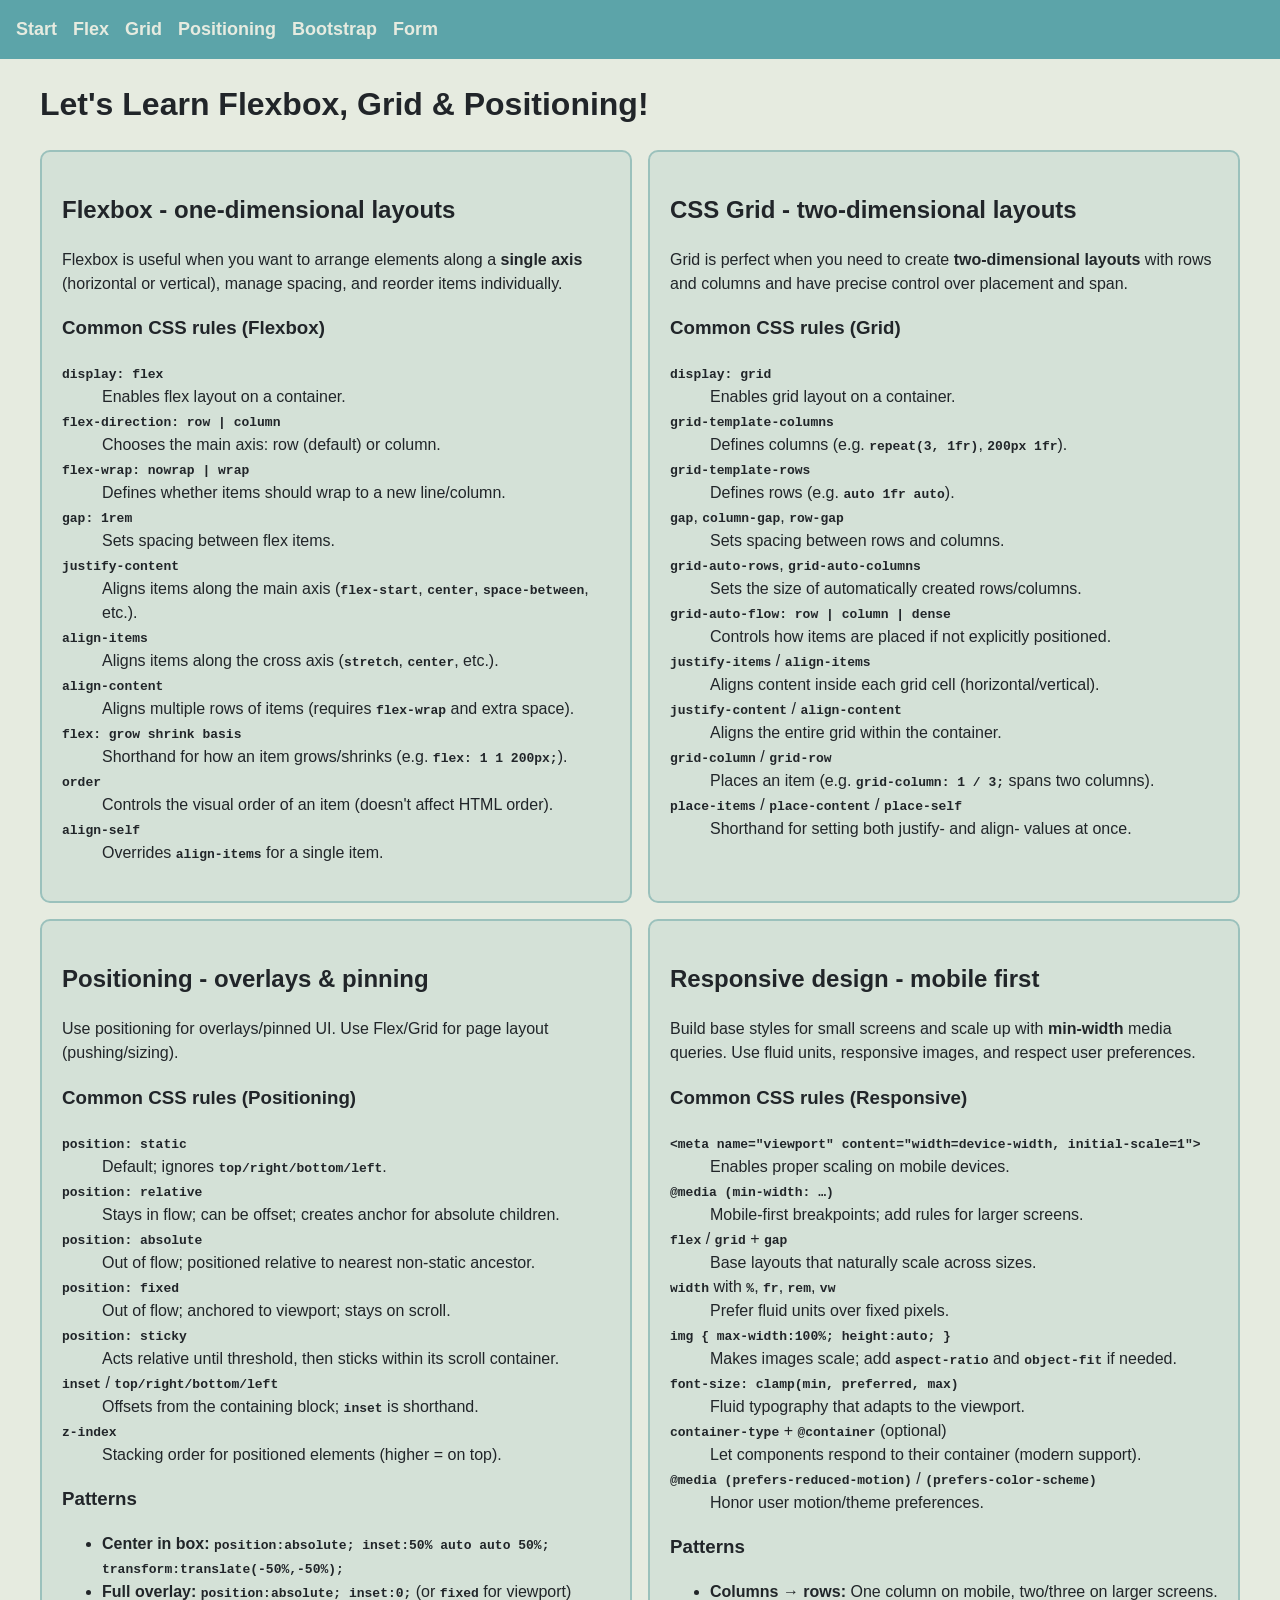
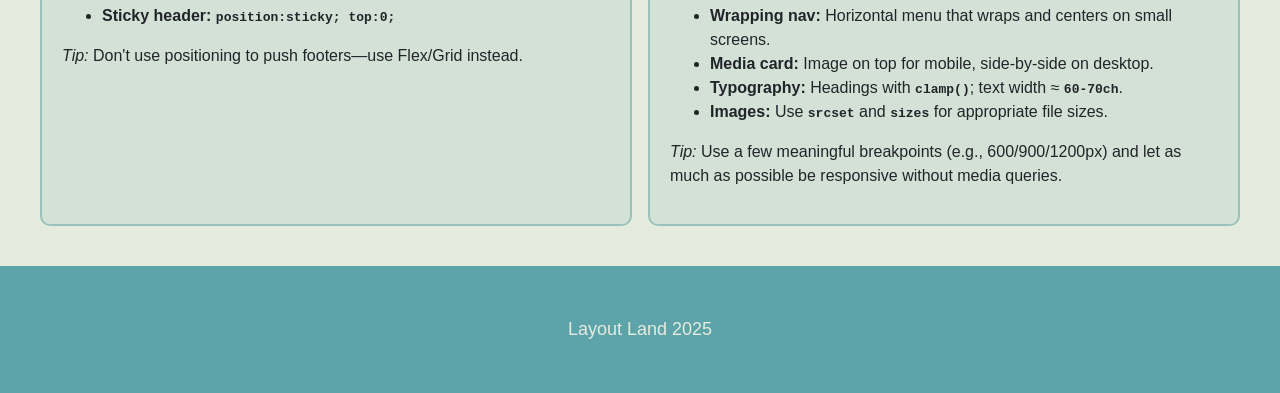
<file: index.html>
<!DOCTYPE html>
<html lang="en">

<head>
    <meta charset="UTF-8">
    <meta name="viewport" content="width=device-width, initial-scale=1">
    <title>Flexbox & Grid</title>
    <link rel="stylesheet" href="styles/styles.css">
    <link rel="stylesheet" href="styles/index.css">
</head>

<body>
    <!-- Header -->
    <header>
        <nav aria-label="Main menu" class="navbar">
            <a href="index.html">Start</a>
            <a href="flex.html">Flex</a>
            <a href="grid.html">Grid</a>
            <a href="postioning.html">Positioning</a>
            <a href="bootstrap.html">Bootstrap</a>
            <a href="form.html">Form</a>
        </nav>
    </header>

    <!-- Main -->
    <main>
        <h1>Let's Learn Flexbox, Grid & Positioning!</h1>
        <div class="card-container">
            <section aria-labelledby="flexbox-title" class="card ash-gray">
                <h2 id="flexbox-title">Flexbox - one-dimensional layouts</h2>
                <p>
                    Flexbox is useful when you want to arrange elements along a <strong>single axis</strong>
                    (horizontal or vertical), manage spacing, and reorder items individually.
                </p>

                <h3>Common CSS rules (Flexbox)</h3>
                <dl>
                    <dt><code>display: flex</code></dt>
                    <dd>Enables flex layout on a container.</dd>

                    <dt><code>flex-direction: row | column</code></dt>
                    <dd>Chooses the main axis: row (default) or column.</dd>

                    <dt><code>flex-wrap: nowrap | wrap</code></dt>
                    <dd>Defines whether items should wrap to a new line/column.</dd>

                    <dt><code>gap: 1rem</code></dt>
                    <dd>Sets spacing between flex items.</dd>

                    <dt><code>justify-content</code></dt>
                    <dd>Aligns items along the main axis (<code>flex-start</code>, <code>center</code>,
                        <code>space-between</code>, etc.).
                    </dd>

                    <dt><code>align-items</code></dt>
                    <dd>Aligns items along the cross axis (<code>stretch</code>, <code>center</code>, etc.).</dd>

                    <dt><code>align-content</code></dt>
                    <dd>Aligns multiple rows of items (requires <code>flex-wrap</code> and extra space).</dd>

                    <dt><code>flex: grow shrink basis</code></dt>
                    <dd>Shorthand for how an item grows/shrinks (e.g. <code>flex: 1 1 200px;</code>).</dd>

                    <dt><code>order</code></dt>
                    <dd>Controls the visual order of an item (doesn't affect HTML order).</dd>

                    <dt><code>align-self</code></dt>
                    <dd>Overrides <code>align-items</code> for a single item.</dd>
                </dl>
            </section>

            <section aria-labelledby="grid-title" class="card ash-gray">
                <h2 id="grid-title">CSS Grid - two-dimensional layouts</h2>
                <p>
                    Grid is perfect when you need to create <strong>two-dimensional layouts</strong> with
                    rows and columns and have precise control over placement and span.
                </p>

                <h3>Common CSS rules (Grid)</h3>
                <dl>
                    <dt><code>display: grid</code></dt>
                    <dd>Enables grid layout on a container.</dd>

                    <dt><code>grid-template-columns</code></dt>
                    <dd>Defines columns (e.g. <code>repeat(3, 1fr)</code>, <code>200px 1fr</code>).</dd>

                    <dt><code>grid-template-rows</code></dt>
                    <dd>Defines rows (e.g. <code>auto 1fr auto</code>).</dd>

                    <dt><code>gap</code>, <code>column-gap</code>, <code>row-gap</code></dt>
                    <dd>Sets spacing between rows and columns.</dd>

                    <dt><code>grid-auto-rows</code>, <code>grid-auto-columns</code></dt>
                    <dd>Sets the size of automatically created rows/columns.</dd>

                    <dt><code>grid-auto-flow: row | column | dense</code></dt>
                    <dd>Controls how items are placed if not explicitly positioned.</dd>

                    <dt><code>justify-items</code> / <code>align-items</code></dt>
                    <dd>Aligns content inside each grid cell (horizontal/vertical).</dd>

                    <dt><code>justify-content</code> / <code>align-content</code></dt>
                    <dd>Aligns the entire grid within the container.</dd>

                    <dt><code>grid-column</code> / <code>grid-row</code></dt>
                    <dd>Places an item (e.g. <code>grid-column: 1 / 3;</code> spans two columns).</dd>

                    <dt><code>place-items</code> / <code>place-content</code> / <code>place-self</code></dt>
                    <dd>Shorthand for setting both justify- and align- values at once.</dd>
                </dl>
            </section>

            <section aria-labelledby="positioning-title" class="card ash-gray">
                <h2 id="positioning-title">Positioning - overlays & pinning</h2>
                <p>Use positioning for overlays/pinned UI. Use Flex/Grid for page layout (pushing/sizing).</p>

                <h3>Common CSS rules (Positioning)</h3>
                <dl>
                    <dt><code>position: static</code></dt>
                    <dd>Default; ignores <code>top/right/bottom/left</code>.</dd>

                    <dt><code>position: relative</code></dt>
                    <dd>Stays in flow; can be offset; creates anchor for absolute children.</dd>

                    <dt><code>position: absolute</code></dt>
                    <dd>Out of flow; positioned relative to nearest non-static ancestor.</dd>

                    <dt><code>position: fixed</code></dt>
                    <dd>Out of flow; anchored to viewport; stays on scroll.</dd>

                    <dt><code>position: sticky</code></dt>
                    <dd>Acts relative until threshold, then sticks within its scroll container.</dd>

                    <dt><code>inset</code> / <code>top/right/bottom/left</code></dt>
                    <dd>Offsets from the containing block; <code>inset</code> is shorthand.</dd>

                    <dt><code>z-index</code></dt>
                    <dd>Stacking order for positioned elements (higher = on top).</dd>
                </dl>

                <h3>Patterns</h3>
                <ul>
                    <li><strong>Center in box:</strong>
                        <code>position:absolute; inset:50% auto auto 50%; transform:translate(-50%,-50%);</code>
                    </li>
                    <li><strong>Full overlay:</strong> <code>position:absolute; inset:0;</code> (or <code>fixed</code>
                        for viewport)</li>
                    <li><strong>Sticky header:</strong> <code>position:sticky; top:0;</code></li>
                </ul>

                <p><em>Tip:</em> Don't use positioning to push footers—use Flex/Grid instead.</p>
            </section>

            <section aria-labelledby="responsive-title" class="card ash-gray">
                <h2 id="responsive-title">Responsive design - mobile first</h2>
                <p>
                    Build base styles for small screens and scale up with <strong>min-width</strong> media queries.
                    Use fluid units, responsive images, and respect user preferences.
                </p>

                <h3>Common CSS rules (Responsive)</h3>
                <dl>
                    <dt><code>&lt;meta name="viewport" content="width=device-width, initial-scale=1"&gt;</code></dt>
                    <dd>Enables proper scaling on mobile devices.</dd>

                    <dt><code>@media (min-width: …)</code></dt>
                    <dd>Mobile-first breakpoints; add rules for larger screens.</dd>

                    <dt><code>flex</code> / <code>grid</code> + <code>gap</code></dt>
                    <dd>Base layouts that naturally scale across sizes.</dd>

                    <dt><code>width</code> with <code>%</code>, <code>fr</code>, <code>rem</code>, <code>vw</code></dt>
                    <dd>Prefer fluid units over fixed pixels.</dd>

                    <dt><code>img { max-width:100%; height:auto; }</code></dt>
                    <dd>Makes images scale; add <code>aspect-ratio</code> and <code>object-fit</code> if needed.</dd>

                    <dt><code>font-size: clamp(min, preferred, max)</code></dt>
                    <dd>Fluid typography that adapts to the viewport.</dd>

                    <dt><code>container-type</code> + <code>@container</code> (optional)</dt>
                    <dd>Let components respond to their container (modern support).</dd>

                    <dt><code>@media (prefers-reduced-motion)</code> / <code>(prefers-color-scheme)</code></dt>
                    <dd>Honor user motion/theme preferences.</dd>
                </dl>

                <h3>Patterns</h3>
                <ul>
                    <li><strong>Columns → rows:</strong> One column on mobile, two/three on larger screens.</li>
                    <li><strong>Wrapping nav:</strong> Horizontal menu that wraps and centers on small screens.</li>
                    <li><strong>Media card:</strong> Image on top for mobile, side-by-side on desktop.</li>
                    <li><strong>Typography:</strong> Headings with <code>clamp()</code>; text width ≈
                        <code>60-70ch</code>.
                    </li>
                    <li><strong>Images:</strong> Use <code>srcset</code> and <code>sizes</code> for appropriate file
                        sizes.</li>
                </ul>

                <p><em>Tip:</em> Use a few meaningful breakpoints (e.g., 600/900/1200px) and let as much as possible be
                    responsive without media queries.</p>
            </section>
        </div>
    </main>

    <!-- Footer -->
    <footer>
        <p>Layout Land 2025</p>
    </footer>

</body>

</html>
</file>
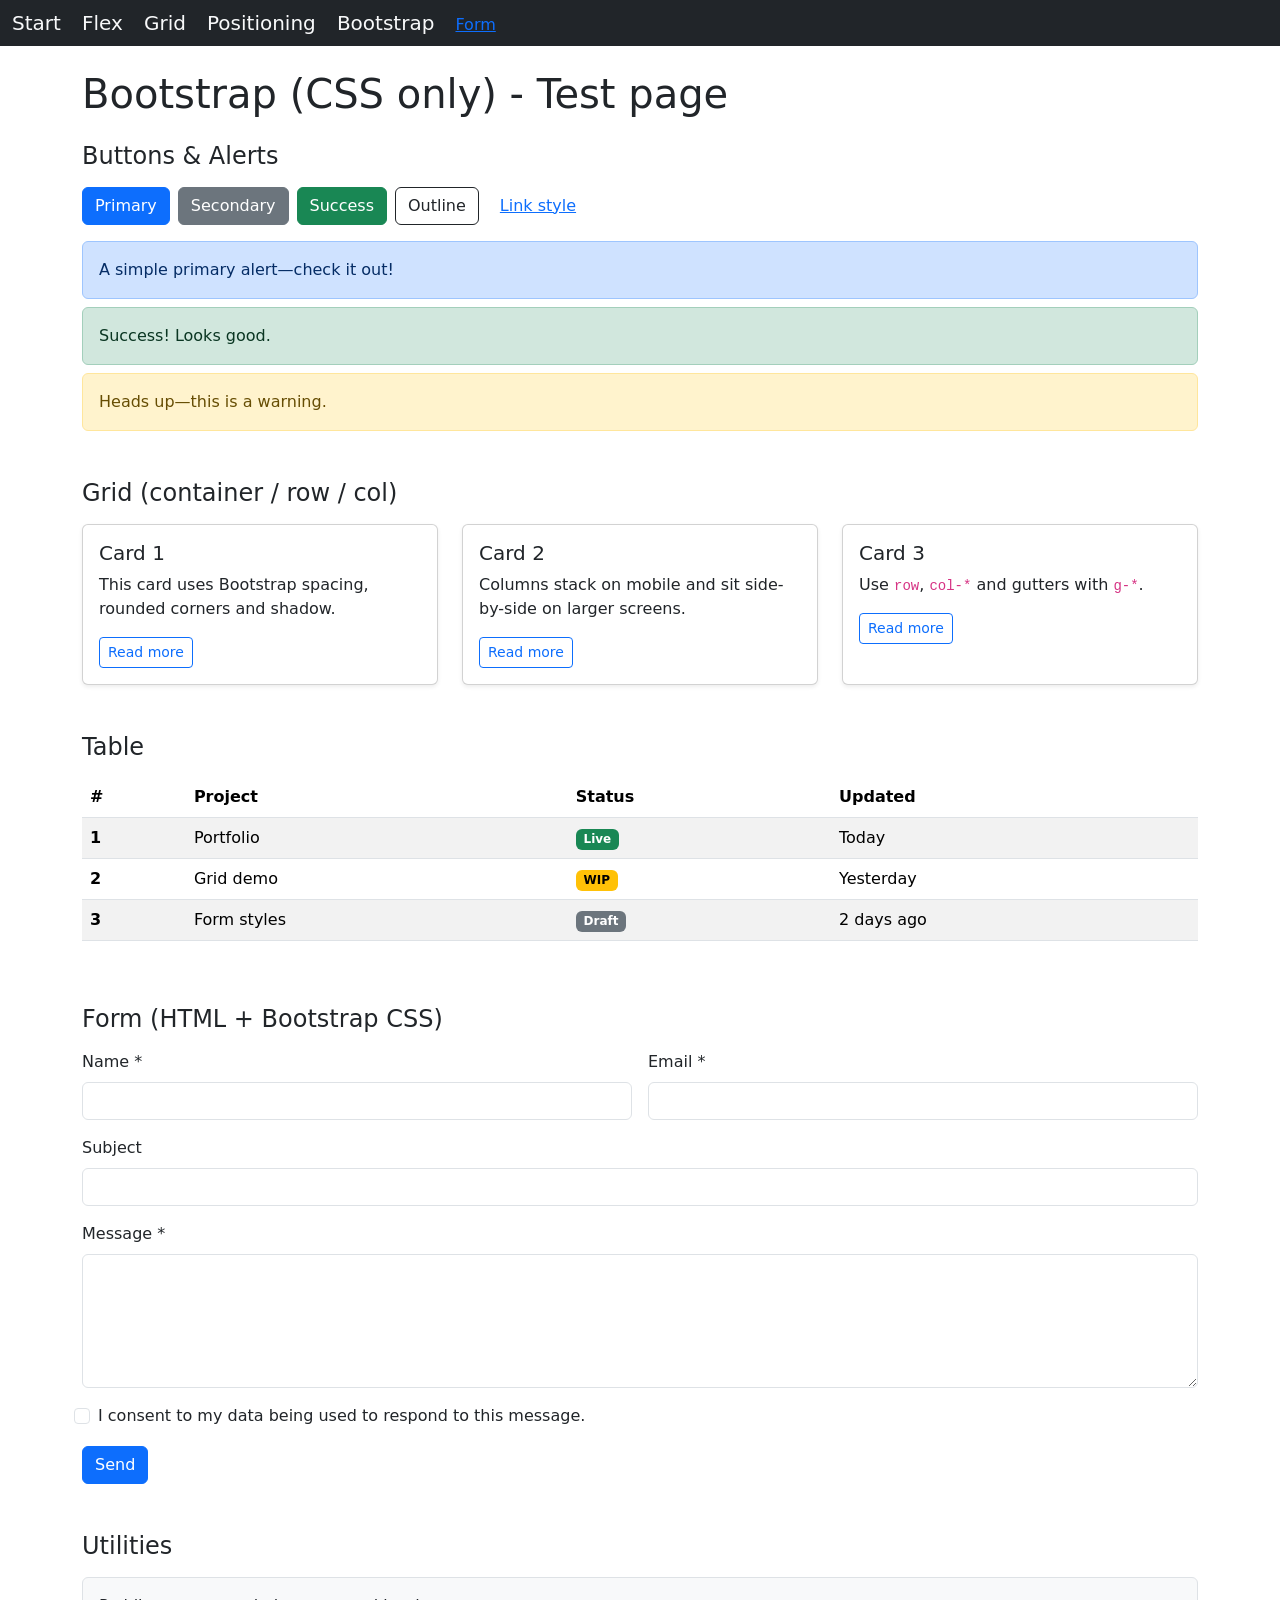
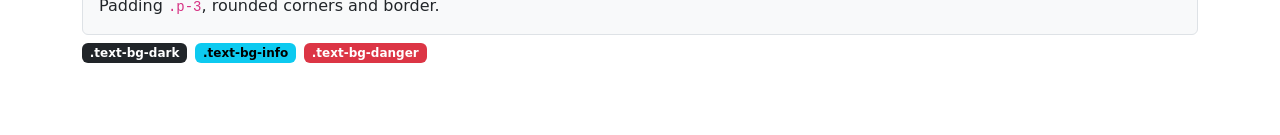
<file: bootstrap.html>
<!DOCTYPE html>
<html lang="en">

<head>
    <meta charset="UTF-8">
    <meta name="viewport" content="width=device-width, initial-scale=1.0">
    <link href="https://cdn.jsdelivr.net/npm/bootstrap@5.3.8/dist/css/bootstrap.min.css" rel="stylesheet"
        integrity="sha384-sRIl4kxILFvY47J16cr9ZwB07vP4J8+LH7qKQnuqkuIAvNWLzeN8tE5YBujZqJLB" crossorigin="anonymous">
    <title>Bootstrap</title>
</head>

<body>
    <header>
        <nav class="navbar bg-dark">
            <div class="container-fluid">
                <ul class="navbar-nav me-auto mb-2 mb-lg-0">
                    <li class="nav-item">
                        <a class="navbar-brand text-light" href="index.html">Start</a>
                        <a class="navbar-brand text-light" href="flex.html">Flex</a>
                        <a class="navbar-brand text-light" href="grid.html">Grid</a>
                        <a class="navbar-brand text-light" href="postioning.html">Positioning</a>
                        <a class="navbar-brand text-light" href="bootstrap.html">Bootstrap</a>
                        <a href="form.html">Form</a>
                    </li>
                </ul>
            </div>
        </nav>
    </header>

    <main class="py-4">
        <div class="container">
            <h1 class="mb-4">Bootstrap (CSS only) - Test page</h1>

            <!-- Buttons & Alerts -->
            <section class="mb-5">
                <h2 class="h4 mb-3">Buttons & Alerts</h2>
                <div class="d-flex flex-wrap gap-2 mb-3">
                    <button class="btn btn-primary">Primary</button>
                    <button class="btn btn-secondary">Secondary</button>
                    <button class="btn btn-success">Success</button>
                    <button class="btn btn-outline-dark">Outline</button>
                    <a class="btn btn-link" href="#">Link style</a>
                </div>
                <div class="d-grid gap-2">
                    <div class="alert alert-primary m-0" role="alert">A simple primary alert—check it out!</div>
                    <div class="alert alert-success m-0" role="alert">Success! Looks good.</div>
                    <div class="alert alert-warning m-0" role="alert">Heads up—this is a warning.</div>
                </div>
            </section>

            <!-- Grid demo -->
            <section class="mb-5">
                <h2 class="h4 mb-3">Grid (container / row / col)</h2>
                <div class="row g-4">
                    <div class="col-12 col-md-6 col-lg-4">
                        <div class="card h-100 shadow-sm">
                            <div class="card-body">
                                <h3 class="h5 card-title">Card 1</h3>
                                <p class="card-text">This card uses Bootstrap spacing, rounded corners and shadow.</p>
                                <a class="btn btn-outline-primary btn-sm" href="#">Read more</a>
                            </div>
                        </div>
                    </div>

                    <div class="col-12 col-md-6 col-lg-4">
                        <div class="card h-100 shadow-sm">
                            <div class="card-body">
                                <h3 class="h5 card-title">Card 2</h3>
                                <p class="card-text">Columns stack on mobile and sit side-by-side on larger screens.</p>
                                <a class="btn btn-outline-primary btn-sm" href="#">Read more</a>
                            </div>
                        </div>
                    </div>

                    <div class="col-12 col-md-6 col-lg-4">
                        <div class="card h-100 shadow-sm">
                            <div class="card-body">
                                <h3 class="h5 card-title">Card 3</h3>
                                <p class="card-text">Use <code>row</code>, <code>col-*</code> and gutters with
                                    <code>g-*</code>.
                                </p>
                                <a class="btn btn-outline-primary btn-sm" href="#">Read more</a>
                            </div>
                        </div>
                    </div>
                </div>
            </section>

            <!-- Table demo -->
            <section class="mb-5">
                <h2 class="h4 mb-3">Table</h2>
                <div class="table-responsive">
                    <table class="table table-striped align-middle">
                        <thead>
                            <tr>
                                <th scope="col">#</th>
                                <th scope="col">Project</th>
                                <th scope="col">Status</th>
                                <th scope="col">Updated</th>
                            </tr>
                        </thead>
                        <tbody>
                            <tr>
                                <th scope="row">1</th>
                                <td>Portfolio</td>
                                <td><span class="badge text-bg-success">Live</span></td>
                                <td>Today</td>
                            </tr>
                            <tr>
                                <th scope="row">2</th>
                                <td>Grid demo</td>
                                <td><span class="badge text-bg-warning">WIP</span></td>
                                <td>Yesterday</td>
                            </tr>
                            <tr>
                                <th scope="row">3</th>
                                <td>Form styles</td>
                                <td><span class="badge text-bg-secondary">Draft</span></td>
                                <td>2 days ago</td>
                            </tr>
                        </tbody>
                    </table>
                </div>
            </section>

            <!-- Form demo (HTML5 validering, ingen JS) -->
            <section class="mb-5">
                <h2 class="h4 mb-3">Form (HTML + Bootstrap CSS)</h2>
                <form class="row g-3" action="#" method="post">
                    <div class="col-md-6">
                        <label for="name" class="form-label">Name *</label>
                        <input id="name" name="name" type="text" class="form-control" required minlength="2" />
                    </div>
                    <div class="col-md-6">
                        <label for="email" class="form-label">Email *</label>
                        <input id="email" name="email" type="email" class="form-control" required />
                    </div>
                    <div class="col-12">
                        <label for="subject" class="form-label">Subject</label>
                        <input id="subject" name="subject" type="text" class="form-control" maxlength="80" />
                    </div>
                    <div class="col-12">
                        <label for="message" class="form-label">Message *</label>
                        <textarea id="message" name="message" class="form-control" rows="5" required
                            minlength="10"></textarea>
                    </div>
                    <div class="col-12 form-check">
                        <input class="form-check-input" type="checkbox" id="consent" required />
                        <label class="form-check-label" for="consent">I consent to my data being used to respond to this
                            message.</label>
                    </div>
                    <div class="col-12">
                        <button class="btn btn-primary">Send</button>
                    </div>
                </form>
            </section>

            <!-- Utilities demo -->
            <section class="mb-5">
                <h2 class="h4 mb-3">Utilities</h2>
                <div class="p-3 mb-2 bg-light border rounded">Padding <code>.p-3</code>, rounded corners and border.
                </div>
                <div class="d-flex gap-2">
                    <span class="badge text-bg-dark">.text-bg-dark</span>
                    <span class="badge text-bg-info">.text-bg-info</span>
                    <span class="badge text-bg-danger">.text-bg-danger</span>
                </div>
            </section>
        </div>
    </main>

</html>
</file>
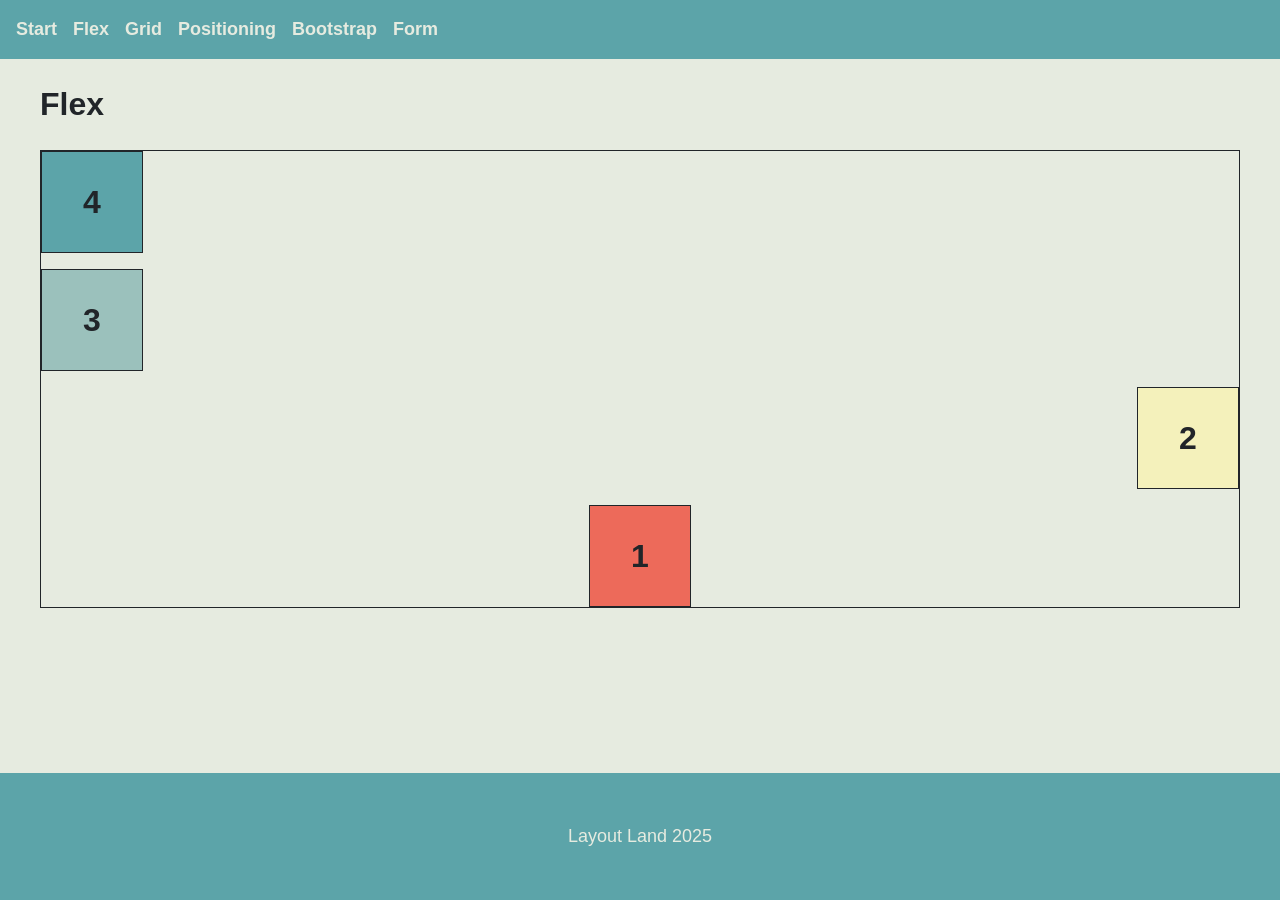
<file: flex.html>
<!DOCTYPE html>
<html lang="en">

<head>
    <meta charset="UTF-8">
    <meta name="viewport" content="width=device-width, initial-scale=1.0">
    <link rel="stylesheet" href="styles/styles.css">
    <link rel="stylesheet" href="styles/flex.css">
    <title>Flexbox & Grid</title>
</head>

<body>
    <!-- Header -->
    <header>
        <nav aria-label="Main menu" class="navbar">
            <a href="index.html">Start</a>
            <a href="flex.html">Flex</a>
            <a href="grid.html">Grid</a>
            <a href="postioning.html">Positioning</a>
            <a class="navbar-brand text-light" href="bootstrap.html">Bootstrap</a>
            <a href="form.html">Form</a>
        </nav>
    </header>

    <!-- Main -->
    <main>
        <h1>Flex</h1>
        <section class="box-container">
            <div class="box box-1">1</div>
            <div class="box box-2">2</div>
            <div class="box box-3">3</div>
            <div class="box box-4">4</div>
        </section>
    </main>

    <!-- Footer -->
    <footer>
        <p>Layout Land 2025</p>
    </footer>

</body>




</html>
</file>
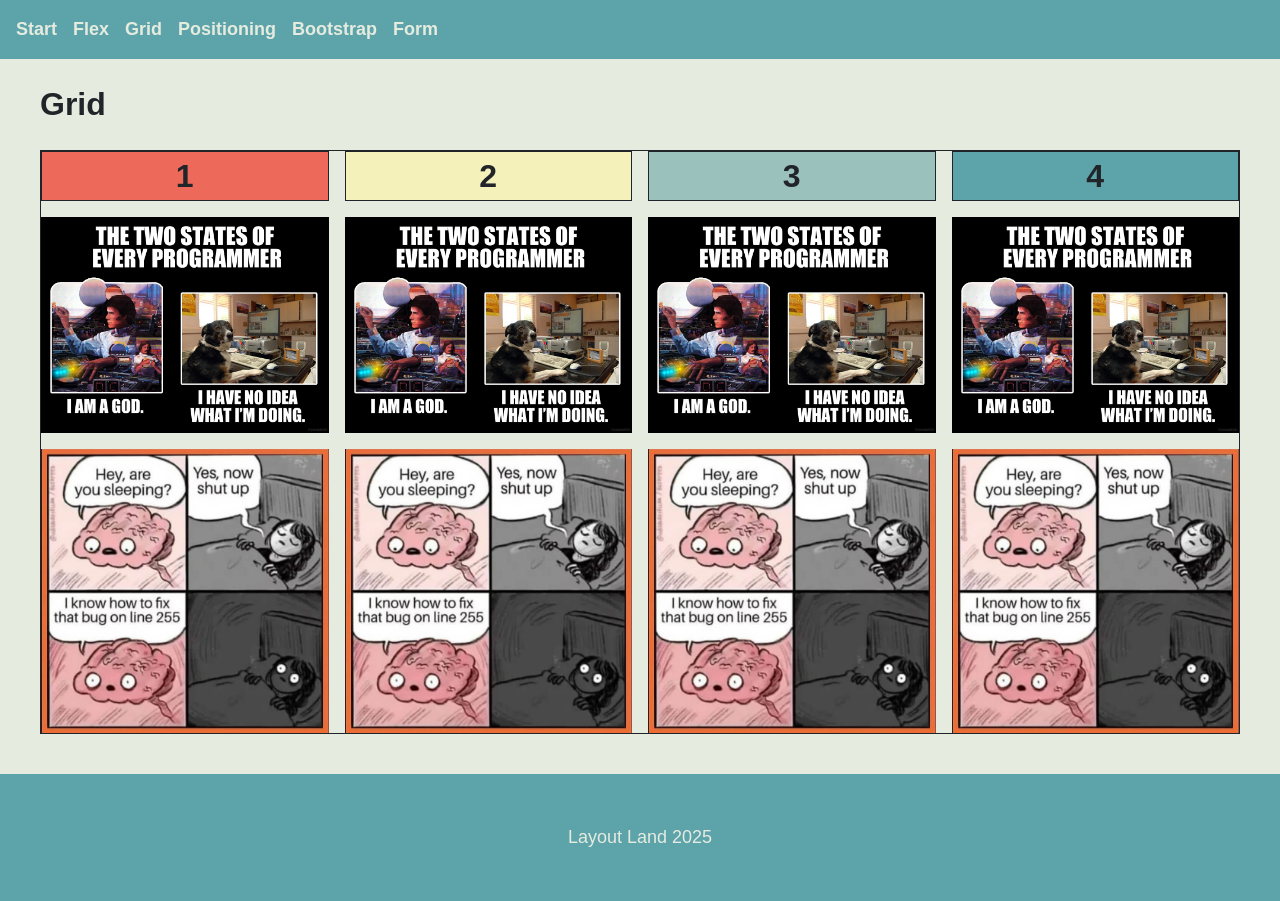
<file: grid.html>
<!DOCTYPE html>
<html lang="en">

<head>
    <meta charset="UTF-8">
    <meta name="viewport" content="width=device-width, initial-scale=1.0">
    <link rel="stylesheet" href="styles/styles.css">
    <link rel="stylesheet" href="styles/grid.css">
    <title>Flexbox & Grid</title>
</head>

<body>
    <!-- Header -->
    <header>
        <nav aria-label="Main menu" class="navbar">
            <a href="index.html">Start</a>
            <a href="flex.html">Flex</a>
            <a href="grid.html">Grid</a>
            <a href="postioning.html">Positioning</a>
            <a class="navbar-brand text-light" href="bootstrap.html">Bootstrap</a>
            <a href="form.html">Form</a>
        </nav>
    </header>

    <!-- Main -->
    <main>
        <h1>Grid</h1>
        <section class="box-container">
            <div class="box box-1">1</div>
            <div class="box box-2">2</div>
            <div class="box box-3">3</div>
            <div class="box box-4">4</div>
            <!-- img 1 -->
            <img src="img/two_states.webp" style="max-width:100%;height:auto;">
            <img src="img/two_states.webp" style="max-width:100%;height:auto;">
            <img src="img/two_states.webp" style="max-width:100%;height:auto;">
            <img src="img/two_states.webp" style="max-width:100%;height:auto;">
            <!-- img 2 -->
            <img src="img/bug.jpg" style="max-width:100%;height:auto;">
            <img src="img/bug.jpg" style="max-width:100%;height:auto;">
            <img src="img/bug.jpg" style="max-width:100%;height:auto;">
            <img src="img/bug.jpg" style="max-width:100%;height:auto;">
        </section>
    </main>

    <!-- Footer -->
    <footer>
        <p>Layout Land 2025</p>
    </footer>

</body>




</html>
</file>
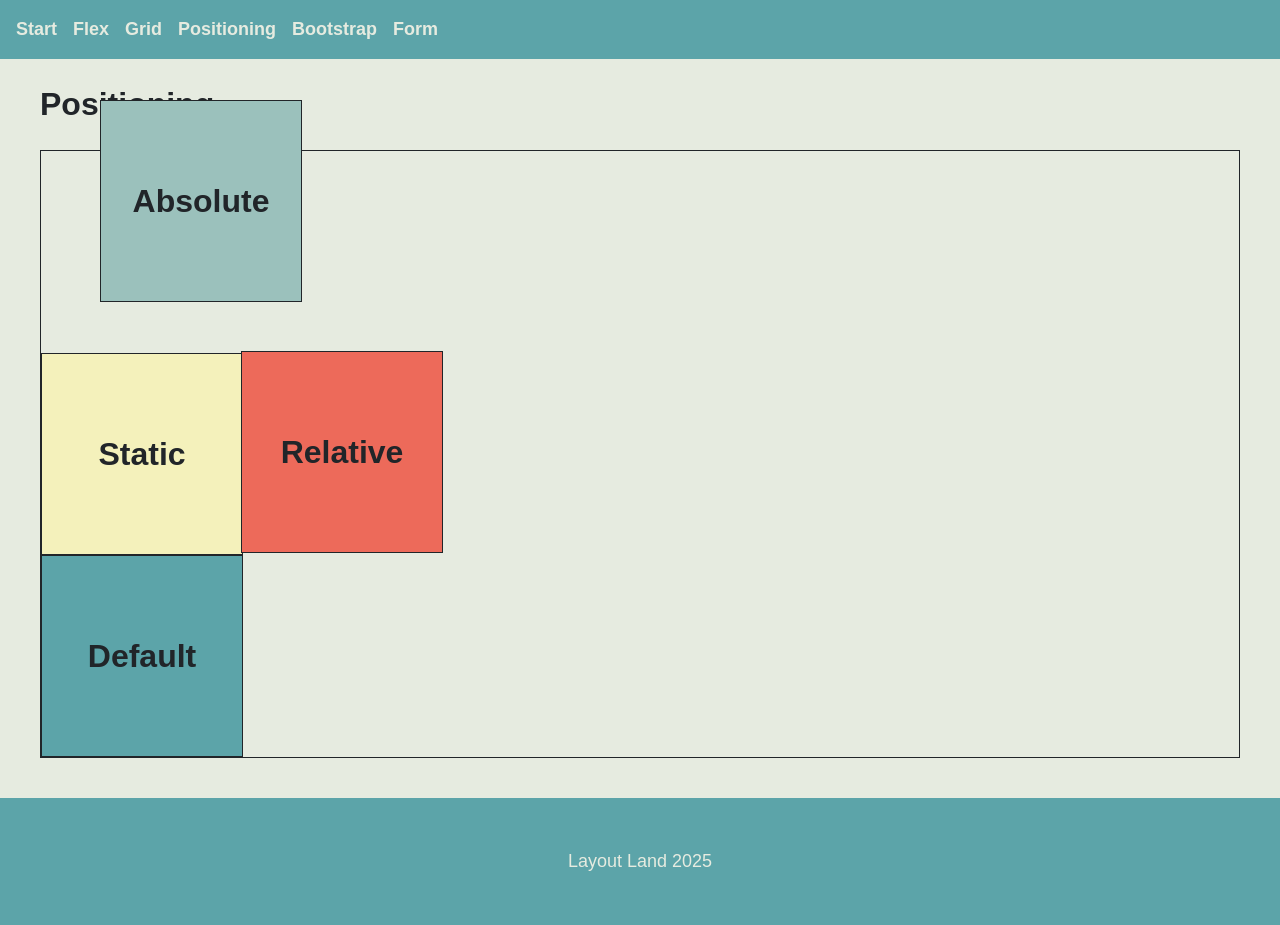
<file: postioning.html>
<!DOCTYPE html>
<html lang="en">

<head>
    <meta charset="UTF-8">
    <meta name="viewport" content="width=device-width, initial-scale=1.0">
    <link rel="stylesheet" href="styles/styles.css">
    <link rel="stylesheet" href="styles/positioning.css">
    <title>Flexbox & Grid</title>
</head>

<body>
    <!-- Header -->
    <header>
        <nav aria-label="Main menu" class="navbar">
            <a href="index.html">Start</a>
            <a href="flex.html">Flex</a>
            <a href="grid.html">Grid</a>
            <a href="postioning.html">Positioning</a>
            <a class="navbar-brand text-light" href="bootstrap.html">Bootstrap</a>
            <a href="form.html">Form</a>
        </nav>
    </header>

    <!-- Main -->
    <main>
        <h1>Positioning</h1>
        <section class="box-container">
            <div class="box box-1">Relative</div>
            <div class="box box-2">Static</div>
            <div class="box box-3">Absolute</div>
            <div class="box box-4">Default</div>
        </section>
    </main>

    <!-- Footer -->
    <footer>
        <p>Layout Land 2025</p>
    </footer>

</body>

</html>
</file>
<file: styles/styles.css>
:root {
    /* Bittersweet */
    --bittersweet: rgb(237, 106, 90);
    --bittersweet-50: rgb(237 106 90 / 50%);
    --bittersweet-25: rgb(237 106 90 / 25%);
    /* Lemon Chiffon */
    --lemon-chiffon: rgb(244, 241, 187);
    --lemon-chiffon-50: rgb(244 241 187 / 50%);
    --lemon-chiffon-25: rgb(244 241 187 / 25%);
    /* Ash Grey */
    --ash-gray: rgb(155, 193, 188);
    --ash-gray-50: rgb(155 193 188 / 50%);
    --ash-gray-25: rgb(155 193 188 / 25%);
    /* Verdigris */
    --verdigris: rgb(92, 164, 169);
    --verdigris-50: rgb(92 164 169 / 50%);
    --verdigris-25: rgb(92 164 169 / 25%);
    /* Alabaster */
    --alabaster: rgb(230, 235, 224);
    --alabaster-50: rgb(230 235 224 / 50%);
    --alabaster-25: rgb(230 235 224 / 25%);
    /* Eerie Black */
    --eerie-black: rgb(33, 37, 41);
}

body {
    height: 100%;
    min-height: 100vh;
    font-family: Arial, Helvetica, sans-serif;
    line-height: 1.5;
    background-color: var(--alabaster);
    color: var(--eerie-black);
    display: flex;
    flex-direction: column;
    margin: 0
}

main {
    display: flex;
    flex-direction: column;
    margin: 0px 16px 16px 16px;
    flex: 1;
}

header {
    position: sticky;
    top: 0;
    z-index: 10;

    /* position: fixed;
    width: 100%; */
}

nav {
    display: flex;
    gap: 16px;
    background-color: var(--verdigris);
    padding: 16px;
    color: var(--alabaster);
    font-size: large;
    font-weight: bolder;
}

nav a {
    text-decoration: none;
    color: inherit;
}

nav a:hover {
    color: var(--bittersweet);
}

footer {
    display: flex;
    justify-content: center;
    background-color: var(--verdigris);
    padding: 32px;
    font-size: large;
    color: var(--alabaster);
}

code {
    font-weight: bold;
}

.box {
    font-size: xx-large;
    font-weight: bolder;
    border: solid 1px var(--eerie-black);

    /* Flex */
    display: flex;
    justify-content: center;
    align-items: center;
}

@media screen and (min-width: 640px) {
    main {
        margin: 0px 32px 32px 32px;
    }
}

@media screen and (min-width: 1024px) {
    main {
        margin: 0px 40px 40px 40px;
    }

    h1 {
        font-size: xx-large;
    }
}
</file>
<file: styles/index.css>
.card-container {
    display: grid;
    grid-template-columns: 1fr;
    grid-template-rows: auto;
    grid-gap: 16px;
}

.card {
    border-radius: 10px;
    padding: 20px;
}

.ash-gray {
    background-color: var(--ash-gray-25);
    border: 2px solid var(--ash-gray);
}

.bittersweet {
    background-color: var(--bittersweet-25);
    border: 2px solid var(--bittersweet);
}

@media screen and (min-width: 640px) {
    .card-container {
        grid-template-columns: 1fr 1fr;
    }
}

@media screen and (min-width: 1024px) {}
</file>
<file: styles/flex.css>
.box-container {
    border: solid 1px var(--eerie-black);

    /* Flex */
    display: flex;
    flex-direction: column-reverse;
    gap: 1rem;
}

.box-1 {
    width: 100px;
    height: 100px;
    background-color: var(--bittersweet);

    /* Flex */
    align-self: center;
}

.box-2 {
    width: 100px;
    height: 100px;
    background-color: var(--lemon-chiffon);

    /* Flex */
    align-self: flex-end;
}

.box-3 {
    width: 100px;
    height: 100px;
    background-color: var(--ash-gray);

    /* Flex */
    align-self: flex-start;
}

.box-4 {
    width: 100px;
    height: 100px;
    background-color: var(--verdigris);
}

/* 
*Flexbox
display: flex;
justify-content:
align-item:
align-content:
gap:
order:
align-self:
*/
</file>
<file: styles/grid.css>
.box-container {
    border: solid 1px var(--eerie-black);

    /* Grid */
    display: grid;
    grid-template-columns: 1fr 1fr 1fr 1fr;
    grid-template-rows: auto;
    grid-gap: 16px
}

.box-1 {
    background-color: var(--bittersweet);
}

.box-2 {
    background-color: var(--lemon-chiffon);
}

.box-3 {
    background-color: var(--ash-gray);
}

.box-4 {
    background-color: var(--verdigris);
}

/* 
*Grid

*/
</file>
<file: styles/positioning.css>
.box-container {
    border: solid 1px var(--eerie-black);
    /* position: relative; */

}

.box-1 {
    width: 200px;
    height: 200px;
    background-color: var(--bittersweet);

    /* Positioning */
    position: relative;
    top: 200px;
    left: 200px;

}

.box-2 {
    width: 200px;
    height: 200px;
    background-color: var(--lemon-chiffon);
    position: static;
    top: 100px;
    left: 100px;
}

.box-3 {
    width: 200px;
    height: 200px;
    background-color: var(--ash-gray);

    /* Positioning */
    position: absolute;
    top: 100px;
    left: 100px;

}

.box-4 {
    width: 200px;
    height: 200px;
    background-color: var(--verdigris);
}

/* 
*Positioning

*/
</file>
